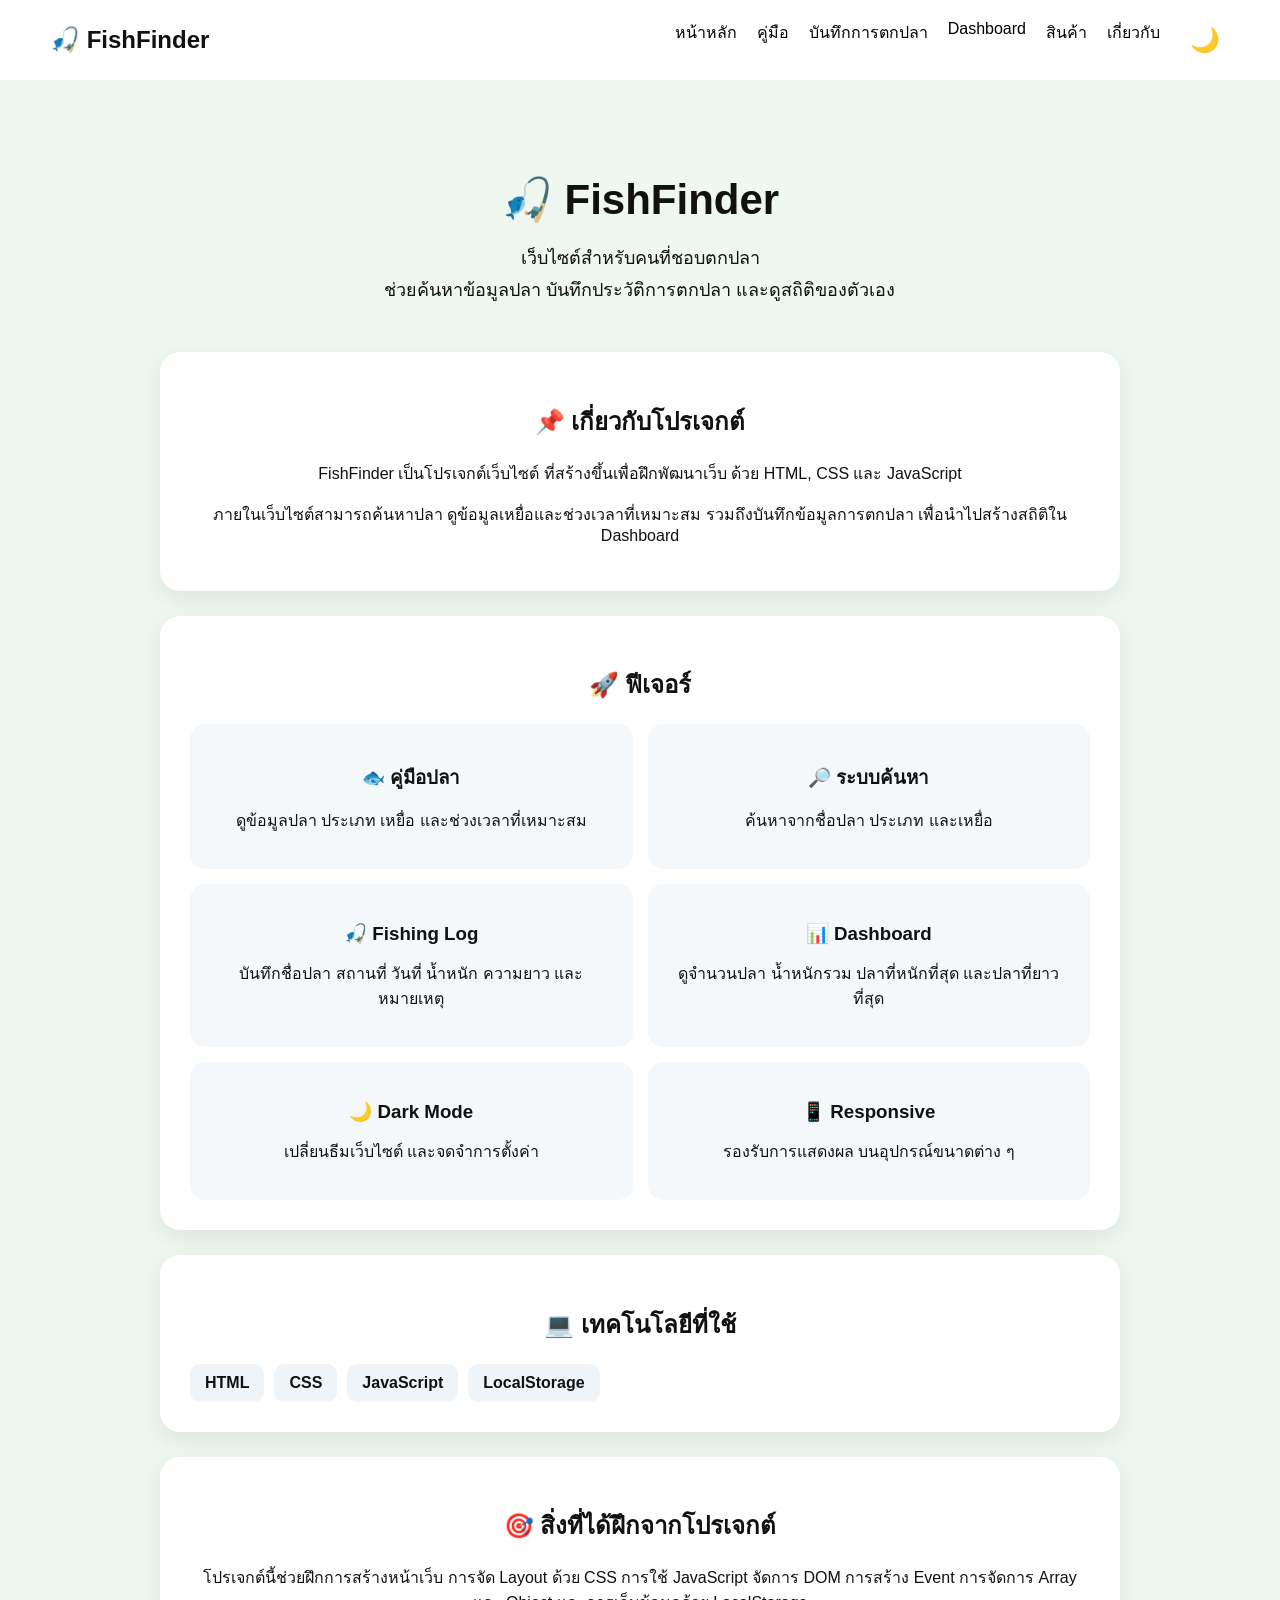
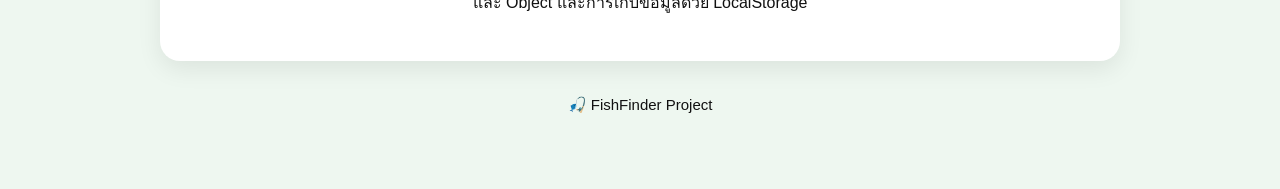
<file: about.html>
<!DOCTYPE html>
<html lang="th">

<head>

    <meta charset="UTF-8">

    <meta name="viewport" content="width=device-width, initial-scale=1.0">

    <title>About - FishFinder</title>

    <link rel="stylesheet" href="css/style.css">

    <style>
        .about-page {
            max-width: 1000px;
            margin: 0 auto;
            padding: 60px 20px;
        }

        .about-hero {
            text-align: center;
            margin-bottom: 45px;
        }

        .about-hero h1 {
            font-size: 42px;
            margin-bottom: 15px;
        }

        .about-hero p {
            font-size: 18px;
            line-height: 1.8;
        }

        .about-section {
            background: white;
            border-radius: 20px;
            padding: 30px;
            margin-bottom: 25px;
            box-shadow:
                0 8px 25px rgba(0, 0, 0, 0.08);
        }

        .about-section h2 {
            margin-bottom: 20px;
        }

        .feature-grid {
            display: grid;
            grid-template-columns:
                repeat(2, 1fr);
            gap: 15px;
        }

        .feature-card {
            padding: 20px;
            background: #f5f8fa;
            border-radius: 15px;
        }

        .feature-card h3 {
            margin-bottom: 8px;
        }

        .tech-list {
            display: flex;
            flex-wrap: wrap;
            gap: 10px;
        }

        .tech-item {
            padding: 10px 15px;
            background: #eef4f8;
            border-radius: 10px;
            font-weight: 600;
        }

        .about-credit {
            text-align: center;
            margin-top: 35px;
            font-size: 15px;
        }


        /* Dark Mode */

        body.dark-mode .about-section {
            background: #1e1e1e;
            color: white;
        }

        body.dark-mode .feature-card {
            background: #292929;
        }

        body.dark-mode .tech-item {
            background: #292929;
            color: white;
        }


        /* Mobile */

        @media (max-width: 768px) {

            .about-page {
                padding: 40px 15px;
            }

            .about-hero h1 {
                font-size: 32px;
            }

            .feature-grid {
                grid-template-columns: 1fr;
            }

        }
    </style>

</head>


<body>

    <!-- Header -->

    <header>

        <h2>
            🎣 FishFinder
        </h2>

        <nav>

            <a href="index.html">
                หน้าหลัก
            </a>

            <a href="fish.html">
                คู่มือ
            </a>

            <a href="log.html">
                บันทึกการตกปลา
            </a>

            <a href="dashboard.html">
                Dashboard
            </a>

            <a href="equipment.html">
                สินค้า
            </a>

            <a href="about.html">
                เกี่ยวกับ
            </a>

            <button id="themeToggle" class="theme-toggle">
                🌙
            </button>

        </nav>

    </header>


    <!-- About -->

    <main class="about-page">


        <section class="about-hero">

            <h1>
                🎣 FishFinder
            </h1>

            <p>
                เว็บไซต์สำหรับคนที่ชอบตกปลา
                <br>
                ช่วยค้นหาข้อมูลปลา
                บันทึกประวัติการตกปลา
                และดูสถิติของตัวเอง
            </p>

        </section>


        <!-- Project -->

        <section class="about-section">

            <h2>
                📌 เกี่ยวกับโปรเจกต์
            </h2>

            <p>
                FishFinder เป็นโปรเจกต์เว็บไซต์
                ที่สร้างขึ้นเพื่อฝึกพัฒนาเว็บ
                ด้วย HTML, CSS และ JavaScript
            </p>

            <p>
                ภายในเว็บไซต์สามารถค้นหาปลา
                ดูข้อมูลเหยื่อและช่วงเวลาที่เหมาะสม
                รวมถึงบันทึกข้อมูลการตกปลา
                เพื่อนำไปสร้างสถิติใน Dashboard
            </p>

        </section>


        <!-- Features -->

        <section class="about-section">

            <h2>
                🚀 ฟีเจอร์
            </h2>


            <div class="feature-grid">


                <div class="feature-card">

                    <h3>
                        🐟 คู่มือปลา
                    </h3>

                    <p>
                        ดูข้อมูลปลา
                        ประเภท เหยื่อ
                        และช่วงเวลาที่เหมาะสม
                    </p>

                </div>


                <div class="feature-card">

                    <h3>
                        🔎 ระบบค้นหา
                    </h3>

                    <p>
                        ค้นหาจากชื่อปลา
                        ประเภท และเหยื่อ
                    </p>

                </div>


                <div class="feature-card">

                    <h3>
                        🎣 Fishing Log
                    </h3>

                    <p>
                        บันทึกชื่อปลา
                        สถานที่ วันที่
                        น้ำหนัก ความยาว
                        และหมายเหตุ
                    </p>

                </div>


                <div class="feature-card">

                    <h3>
                        📊 Dashboard
                    </h3>

                    <p>
                        ดูจำนวนปลา
                        น้ำหนักรวม
                        ปลาที่หนักที่สุด
                        และปลาที่ยาวที่สุด
                    </p>

                </div>


                <div class="feature-card">

                    <h3>
                        🌙 Dark Mode
                    </h3>

                    <p>
                        เปลี่ยนธีมเว็บไซต์
                        และจดจำการตั้งค่า
                    </p>

                </div>


                <div class="feature-card">

                    <h3>
                        📱 Responsive
                    </h3>

                    <p>
                        รองรับการแสดงผล
                        บนอุปกรณ์ขนาดต่าง ๆ
                    </p>

                </div>


            </div>

        </section>


        <!-- Technology -->

        <section class="about-section">

            <h2>
                💻 เทคโนโลยีที่ใช้
            </h2>


            <div class="tech-list">

                <span class="tech-item">
                    HTML
                </span>

                <span class="tech-item">
                    CSS
                </span>

                <span class="tech-item">
                    JavaScript
                </span>

                <span class="tech-item">
                    LocalStorage
                </span>

            </div>

        </section>


        <!-- Learning -->

        <section class="about-section">

            <h2>
                🎯 สิ่งที่ได้ฝึกจากโปรเจกต์
            </h2>

            <p>
                โปรเจกต์นี้ช่วยฝึกการสร้างหน้าเว็บ
                การจัด Layout ด้วย CSS
                การใช้ JavaScript จัดการ DOM
                การสร้าง Event
                การจัดการ Array และ Object
                และการเก็บข้อมูลด้วย LocalStorage
            </p>

        </section>


        <p class="about-credit">
            🎣 FishFinder Project
        </p>


    </main>


    <script src="js/main.js"></script>
    <script src="js/analytics.js"></script>
    <script src="js/menu-analytics.js"></script>
</body>

</html>
</file>
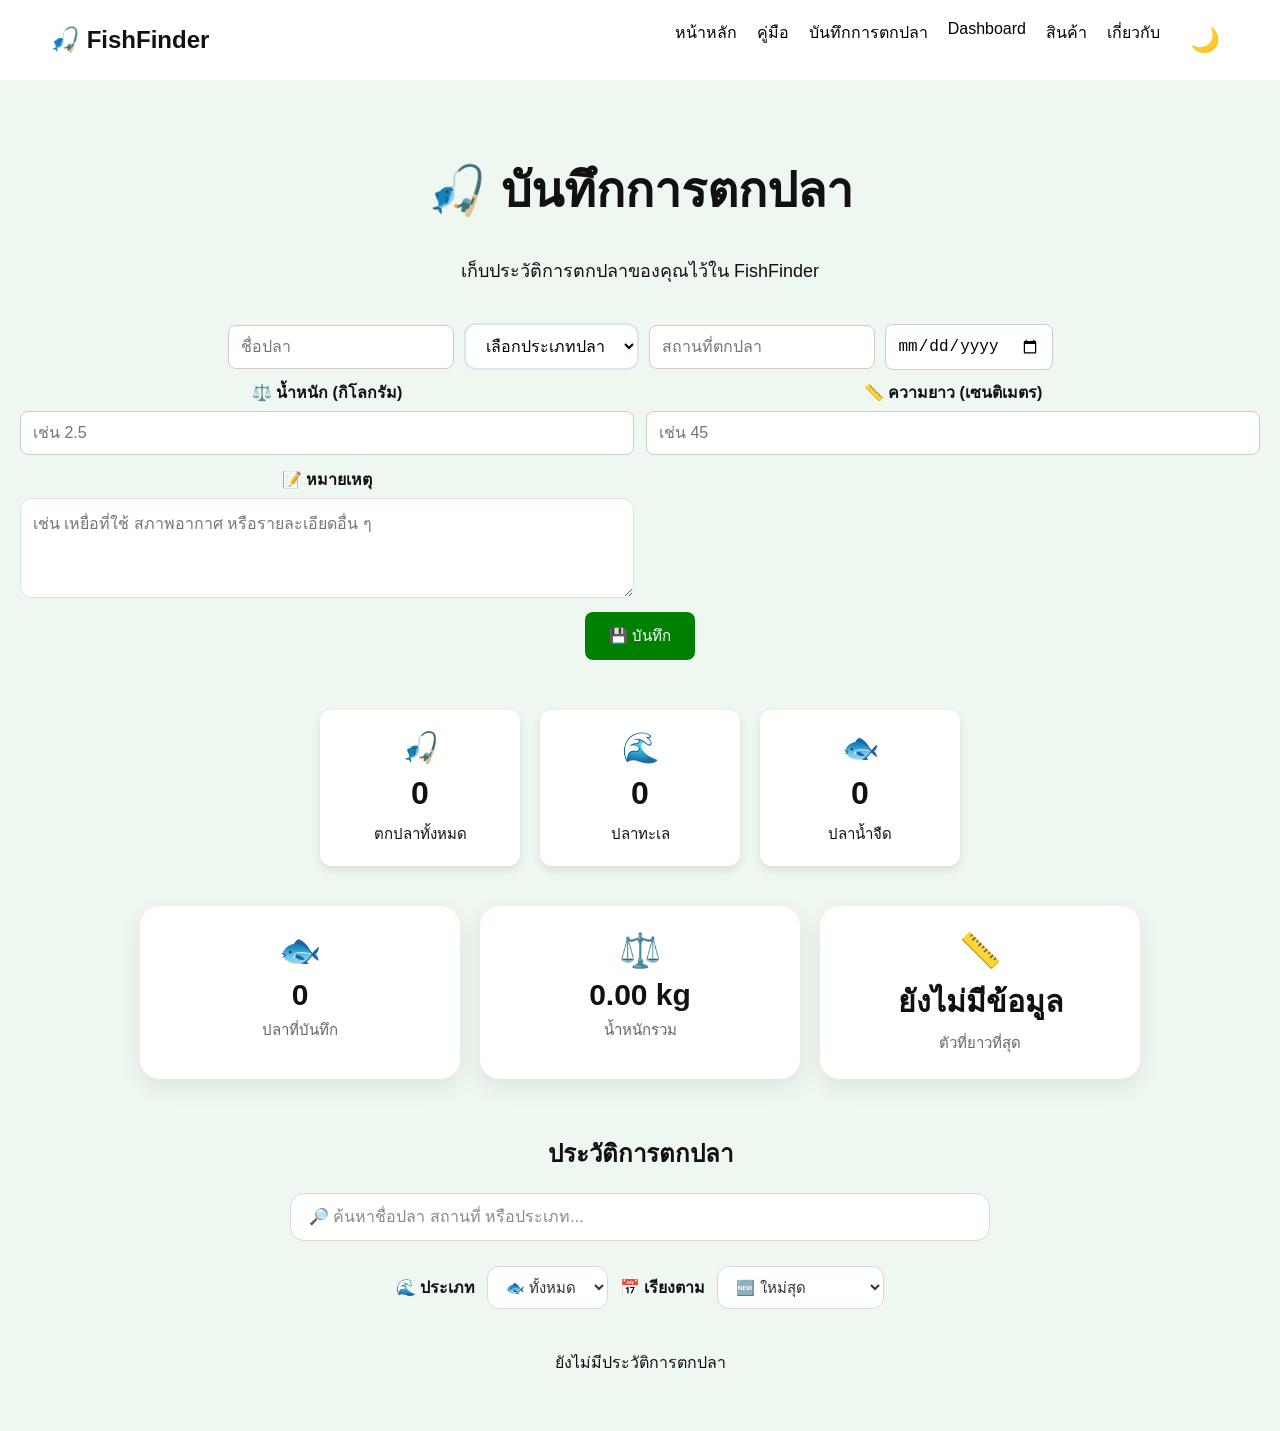
<file: log.html>
<!DOCTYPE html>
<html lang="th">

<head>
    <meta charset="UTF-8">
    <meta name="viewport" content="width=device-width, initial-scale=1.0">
    <title>Fishing Log - FishFinder</title>
    <link rel="stylesheet" href="css/style.css">

    <style>
        .log-form textarea,
        .edit-form textarea {
            width: 100%;
            min-height: 100px;
            padding: 12px;
            border: 1px solid #d8e2e8;
            border-radius: 12px;
            font-size: 16px;
            font-family: inherit;
            resize: vertical;
            box-sizing: border-box;
        }

        .log-form input[type="number"],
        .edit-form input[type="number"] {
            width: 100%;
            box-sizing: border-box;
        }

        .log-extra-fields,
        .edit-extra-fields {
            display: grid;
            grid-template-columns: repeat(2, 1fr);
            gap: 12px;
            width: 100%;
        }

        .log-extra-fields textarea,
        .edit-extra-fields textarea {
            grid-column: 1 / -1;
        }

        .field-label {
            display: block;
            margin-bottom: 6px;
            font-weight: 600;
        }

        @media (max-width: 768px) {

            .log-extra-fields,
            .edit-extra-fields {
                grid-template-columns: 1fr;
            }

            .log-extra-fields textarea,
            .edit-extra-fields textarea {
                grid-column: auto;
            }
        }
    </style>
</head>

<body>

    <header>
        <h2>🎣 FishFinder</h2>
        <nav>
            <a href="index.html">หน้าหลัก</a>
            <a href="fish.html">คู่มือ</a>
            <a href="log.html">บันทึกการตกปลา</a>
            <a href="dashboard.html">Dashboard</a>
            <a href="equipment.html">สินค้า</a>
            <a href="about.html">เกี่ยวกับ</a>
            <button id="themeToggle" class="theme-toggle">
                🌙
            </button>
        </nav>
    </header>

    <main class="log-page">

        <h1>🎣 บันทึกการตกปลา</h1>
        <p>เก็บประวัติการตกปลาของคุณไว้ใน FishFinder</p>

        <!-- เพิ่มข้อมูล -->
        <div class="log-form">

            <input type="text" id="fishName" placeholder="ชื่อปลา">

            <select id="fishType">
                <option value="">เลือกประเภทปลา</option>
                <option value="ทะเล">🌊 ปลาทะเล</option>
                <option value="น้ำจืด">🐟 ปลาน้ำจืด</option>
            </select>

            <input type="text" id="location" placeholder="สถานที่ตกปลา">

            <input type="date" id="fishingDate">

            <div class="log-extra-fields">

                <div>
                    <label class="field-label" for="fishWeight">
                        ⚖️ น้ำหนัก (กิโลกรัม)
                    </label>
                    <input type="number" id="fishWeight" placeholder="เช่น 2.5" min="0" step="0.01">
                </div>

                <div>
                    <label class="field-label" for="fishLength">
                        📏 ความยาว (เซนติเมตร)
                    </label>
                    <input type="number" id="fishLength" placeholder="เช่น 45" min="0" step="0.1">
                </div>

                <div>
                    <label class="field-label" for="fishNote">
                        📝 หมายเหตุ
                    </label>
                    <textarea id="fishNote" placeholder="เช่น เหยื่อที่ใช้ สภาพอากาศ หรือรายละเอียดอื่น ๆ"></textarea>
                </div>

            </div>

            <button id="saveLog">
                💾 บันทึก
            </button>

        </div>

        <!-- ฟอร์มแก้ไข -->
        <div class="edit-form" id="editForm">

            <h2>✏️ แก้ไขข้อมูล</h2>

            <input type="text" id="editFishName" placeholder="ชื่อปลา">

            <select id="editFishType">
                <option value="">เลือกประเภทปลา</option>
                <option value="ทะเล">🌊 ปลาทะเล</option>
                <option value="น้ำจืด">🐟 ปลาน้ำจืด</option>
            </select>

            <input type="text" id="editLocation" placeholder="สถานที่ตกปลา">

            <input type="date" id="editFishingDate">

            <div class="edit-extra-fields">

                <div>
                    <label class="field-label" for="editFishWeight">
                        ⚖️ น้ำหนัก (กิโลกรัม)
                    </label>
                    <input type="number" id="editFishWeight" placeholder="เช่น 2.5" min="0" step="0.01">
                </div>

                <div>
                    <label class="field-label" for="editFishLength">
                        📏 ความยาว (เซนติเมตร)
                    </label>
                    <input type="number" id="editFishLength" placeholder="เช่น 45" min="0" step="0.1">
                </div>

                <div>
                    <label class="field-label" for="editFishNote">
                        📝 หมายเหตุ
                    </label>
                    <textarea id="editFishNote" placeholder="แก้ไขหมายเหตุ"></textarea>
                </div>

            </div>

            <div class="edit-buttons">
                <button id="updateLog">
                    💾 บันทึกการแก้ไข
                </button>
                <button id="cancelEdit">
                    ❌ ยกเลิก
                </button>
            </div>

        </div>

        <!-- Statistics -->
        <section class="stats">

            <div class="stat-card">
                <h3>🎣</h3>
                <p id="totalFish">0</p>
                <span>ตกปลาทั้งหมด</span>
            </div>

            <div class="stat-card">
                <h3>🌊</h3>
                <p id="seaFish">0</p>
                <span>ปลาทะเล</span>
            </div>

            <div class="stat-card">
                <h3>🐟</h3>
                <p id="freshwaterFish">0</p>
                <span>ปลาน้ำจืด</span>
            </div>

        </section>
        <!-- ========================================
     Log Statistics
======================================== -->

        <div class="log-summary">

            <div class="log-summary-card">

                <div class="log-summary-icon">
                    🐟
                </div>

                <div class="log-summary-value" id="logTotalCount">
                    0
                </div>

                <div class="log-summary-label">
                    ปลาที่บันทึก
                </div>

            </div>


            <div class="log-summary-card">

                <div class="log-summary-icon">
                    ⚖️
                </div>

                <div class="log-summary-value" id="logTotalWeight">
                    0.00 kg
                </div>

                <div class="log-summary-label">
                    น้ำหนักรวม
                </div>

            </div>


            <div class="log-summary-card">

                <div class="log-summary-icon">
                    📏
                </div>

                <div class="log-summary-value" id="logLongestFish">
                    ยังไม่มีข้อมูล
                </div>

                <div class="log-summary-label">
                    ตัวที่ยาวที่สุด
                </div>

            </div>

        </div>

        <h2>ประวัติการตกปลา</h2>
        <!-- ค้นหาประวัติ -->
        <div class="log-search-box">

            <input type="text" id="logSearchInput" placeholder="🔎 ค้นหาชื่อปลา สถานที่ หรือประเภท...">

        </div>
        <div class="log-filter-box">

            <label for="logTypeFilter">
                🌊 ประเภท
            </label>

            <select id="logTypeFilter">

                <option value="all">
                    🐟 ทั้งหมด
                </option>

                <option value="ทะเล">
                    🌊 ทะเล
                </option>

                <option value="น้ำจืด">
                    💧 น้ำจืด
                </option>

            </select>


            <label for="logSort">
                📅 เรียงตาม
            </label>

            <select id="logSort">

                <option value="newest">
                    🆕 ใหม่สุด
                </option>

                <option value="oldest">
                    📅 เก่าสุด
                </option>

                <option value="weight">
                    ⚖️ น้ำหนักมากสุด
                </option>

                <option value="length">
                    📏 ตัวใหญ่สุด
                </option>

            </select>

        </div>

        <div id="logList"></div>

    </main>

    <script src="js/main.js"></script>
    <script src="js/analytics.js"></script>
    <script src="js/menu-analytics.js"></script>
</body>

</html>
</file>
<file: css/style.css>
/* ========================================
   Reset
======================================== */

* {
    box-sizing: border-box;
}


body {

    margin: 0;

    padding: 0;

    font-family: Arial, sans-serif;

    background-color: #eef7f0;

    color: #111;

}


/* ========================================
   Header
======================================== */

header {

    display: flex;

    justify-content: space-between;

    align-items: center;

    padding: 20px 50px;

    background-color: white;

}


header h2 {

    margin: 0;

}


nav {

    display: flex;

    gap: 20px;

}


nav a {

    text-decoration: none;

    color: black;

}


nav a:hover {

    color: green;

}


/* ========================================
   Main
======================================== */

main {

    min-height: 70vh;

    padding: 40px 20px;

    text-align: center;

}


main h1 {

    font-size: 48px;

    margin-bottom: 10px;

}


main>p {

    font-size: 18px;

}


/* ========================================
   Home
======================================== */

.home {

    display: flex;

    flex-direction: column;

    justify-content: center;

    align-items: center;

    min-height: 75vh;

}


/* ========================================
   Button
======================================== */

button {

    background-color: green;

    color: white;

    border: none;

    padding: 12px 24px;

    border-radius: 8px;

    cursor: pointer;

    font-size: 15px;

}


button:hover {

    background-color: darkgreen;

}


/* ========================================
   Search
======================================== */

.search-box {

    display: flex;

    gap: 10px;

    margin-top: 20px;

}


.search-box input {

    width: 300px;

    padding: 12px;

    border: 1px solid #ccc;

    border-radius: 8px;

    font-size: 16px;

}


/* ========================================
   Fish Filter
======================================== */

.filter-box {

    margin: 20px 0 30px;

}


.filter-box select {

    padding: 10px;

    border: 1px solid #ccc;

    border-radius: 8px;

    font-size: 16px;

    background-color: white;

}


/* ========================================
   Fish List
======================================== */

.fish-list {

    display: grid;

    grid-template-columns:
        repeat(3, 1fr);

    gap: 20px;

    width: 90%;

    max-width: 1000px;

    margin: 0 auto;

}


/* ========================================
   Fish Card
======================================== */

.fish-card {

    background-color: white;

    padding: 20px;

    border-radius: 12px;

    box-shadow:
        0 4px 10px rgba(0, 0, 0, 0.1);

    cursor: pointer;

    transition:
        transform 0.2s,
        box-shadow 0.2s;

}


.fish-card:hover {

    transform: translateY(-5px);

    box-shadow:
        0 8px 18px rgba(0, 0, 0, 0.15);

}


.fish-card img {

    width: 100%;

    height: 180px;

    object-fit: cover;

    border-radius: 8px;

}


.fish-card h2 {

    margin-top: 15px;

}


.fish-card p {

    font-size: 16px;

}


/* ========================================
   No Result
======================================== */

#noResult {

    display: none;

    color: red;

    font-size: 20px;

}


/* ========================================
   Fish Modal
======================================== */

.fish-modal {

    display: none;

    position: fixed;

    top: 0;

    left: 0;

    width: 100%;

    height: 100%;

    background-color:
        rgba(0, 0, 0, 0.6);

    justify-content: center;

    align-items: center;

    padding: 20px;

    z-index: 1000;

}


.fish-modal-content {

    position: relative;

    background-color: white;

    width: 90%;

    max-width: 500px;

    padding: 30px;

    border-radius: 16px;

    text-align: center;

    box-shadow:
        0 10px 30px rgba(0, 0, 0, 0.3);

    animation:
        modalShow 0.2s ease;

}


.fish-modal-content img {

    width: 100%;

    height: 250px;

    object-fit: cover;

    border-radius: 12px;

}


.fish-modal-content h2 {

    font-size: 30px;

}


.fish-modal-content p {

    text-align: left;

    font-size: 17px;

}


.modal-close {

    position: absolute;

    top: 10px;

    right: 10px;

    width: 40px;

    height: 40px;

    padding: 0;

    border-radius: 50%;

    background-color: #d32f2f;

}


.modal-close:hover {

    background-color: #b71c1c;

}


.modal-close-button {

    margin-top: 15px;

    background-color: #555;

}


.modal-close-button:hover {

    background-color: #333;

}


@keyframes modalShow {

    from {

        opacity: 0;

        transform: scale(0.9);

    }

    to {

        opacity: 1;

        transform: scale(1);

    }

}


/* ========================================
   Log Form
======================================== */

.log-page {

    display: flex;

    flex-direction: column;

    align-items: center;

}


.log-form {

    display: flex;

    gap: 10px;

    justify-content: center;

    align-items: center;

    flex-wrap: wrap;

    margin: 20px auto 30px;

}


.log-form input,
.log-form select {

    padding: 12px;

    border: 1px solid #ccc;

    border-radius: 8px;

    font-size: 16px;

    background-color: white;

}


/* ========================================
   Edit Form
======================================== */

.edit-form {

    display: none;

    background-color: white;

    width: 90%;

    max-width: 750px;

    padding: 25px;

    margin: 10px auto 30px;

    border-radius: 12px;

    box-shadow:
        0 4px 10px rgba(0, 0, 0, 0.1);

}


.edit-form h2 {

    margin-top: 0;

}


.edit-form input,
.edit-form select {

    padding: 12px;

    margin: 5px;

    border: 1px solid #ccc;

    border-radius: 8px;

    font-size: 16px;

    background-color: white;

}


.edit-buttons {

    margin-top: 10px;

}


.edit-buttons button {

    margin: 5px;

}


#cancelEdit {

    background-color: #777;

}


#cancelEdit:hover {

    background-color: #555;

}


/* ========================================
   Statistics
======================================== */

.stats {

    display: flex;

    justify-content: center;

    gap: 20px;

    flex-wrap: wrap;

    width: 100%;

    margin: 20px auto 40px;

}


.stat-card {

    background-color: white;

    width: 200px;

    padding: 20px;

    border-radius: 12px;

    text-align: center;

    box-shadow:
        0 4px 10px rgba(0, 0, 0, 0.1);

}


.stat-card h3 {

    font-size: 30px;

    margin: 0;

}


.stat-card p {

    font-size: 32px;

    font-weight: bold;

    margin: 10px 0;

}


.stat-card span {

    font-size: 15px;

}


/* ========================================
   Log Item
======================================== */

#logList {

    width: 100%;

}


.log-item {

    background-color: white;

    width: 300px;

    padding: 20px;

    margin: 15px auto;

    border-radius: 12px;

    box-shadow:
        0 4px 10px rgba(0, 0, 0, 0.1);

}


.log-item h3 {

    margin-top: 0;

    font-size: 22px;

}


.log-item p {

    font-size: 16px;

    text-align: left;

}


/* ========================================
   Edit Button
======================================== */

.edit-btn {

    background-color: orange;

    padding: 10px 18px;

    margin-right: 5px;

}


.edit-btn:hover {

    background-color: darkorange;

}


/* ========================================
   Delete Button
======================================== */

.delete-btn {

    background-color: #d32f2f;

    padding: 10px 18px;

}


.delete-btn:hover {

    background-color: #b71c1c;

}


/* ========================================
   Dashboard
======================================== */

.dashboard {

    display: flex;

    flex-direction: column;

    align-items: center;

}


.dashboard-stats {

    display: flex;

    justify-content: center;

    gap: 20px;

    flex-wrap: wrap;

    width: 100%;

    max-width: 1000px;

    margin: 20px auto 40px;

}


/* ========================================
   Chart
======================================== */

.chart-box {

    display: block;

    width: 90%;

    max-width: 800px;

    background-color: white;

    padding: 30px;

    border-radius: 12px;

    box-shadow:
        0 4px 10px rgba(0, 0, 0, 0.1);

    margin-bottom: 30px;

}


.chart-box h2 {

    margin-top: 0;

}


.bar-chart {

    width: 100%;

}


.bar-item {

    display: flex;

    align-items: center;

    gap: 10px;

    margin: 20px 0;

}


.bar-label {

    width: 120px;

    text-align: left;

    font-weight: bold;

}


.bar-background {

    flex: 1;

    height: 30px;

    background-color: #e5e5e5;

    border-radius: 15px;

    overflow: hidden;

}


.bar {

    height: 100%;

    width: 0%;

    border-radius: 15px;

    transition: width 0.5s;

}


.sea-bar {

    background-color: #2196f3;

}


.freshwater-bar {

    background-color: #4caf50;

}


.bar-item>span {

    width: 30px;

    font-weight: bold;

}


/* ========================================
   Favorite Fish
======================================== */

.favorite-box {

    display: block;

    width: 90%;

    max-width: 800px;

    background-color: white;

    padding: 30px;

    border-radius: 12px;

    box-shadow:
        0 4px 10px rgba(0, 0, 0, 0.1);

}


.favorite-box h2 {

    margin-top: 0;

}


.favorite-fish {

    font-size: 28px;

    font-weight: bold;

    padding: 20px;

}


/* ========================================
   Responsive
======================================== */

@media (max-width: 800px) {

    header {

        flex-direction: column;

        gap: 15px;

        padding: 20px;

    }


    nav {

        flex-wrap: wrap;

        justify-content: center;

    }


    main h1 {

        font-size: 36px;

    }


    .fish-list {

        grid-template-columns:
            repeat(2, 1fr);

    }

}


@media (max-width: 550px) {

    .fish-list {

        grid-template-columns: 1fr;

    }


    .search-box {

        flex-direction: column;

    }


    .search-box input {

        width: 250px;

    }


    .bar-item {

        flex-wrap: wrap;

    }


    .bar-label {

        width: 100%;

    }

    .hero-buttons {
        flex-direction: column;
        align-items: center;
    }

    .hero-button {
        width: min(100%, 300px);
        box-sizing: border-box;
    }

    .footer-links {
        flex-direction: column;
        gap: 10px;
    }

    .fish-page {
        padding: 35px 15px;
    }

    .fish-hero h1 {
        font-size: 34px;
    }

    .fish-hero-icon {
        font-size: 50px;
    }

    .filter-box {
        flex-direction: column;
        align-items: stretch;
    }

    .filter-box label {
        margin-top: 5px;
    }

    .filter-box input,
    .filter-box select {
        width: 100%;
        box-sizing: border-box;
    }
}

/* ========================================
   Modal Buttons
======================================== */

.modal-buttons {

    display: flex;

    justify-content: center;

    gap: 10px;

    margin-top: 20px;

    flex-wrap: wrap;

}


.save-fish-button {

    background-color: green;

}


.save-fish-button:hover {

    background-color: darkgreen;

}


.modal-close-button {

    margin-top: 0;

}

/* ========================================
   Responsive สำหรับมือถือ
   ======================================== */

@media (max-width: 768px) {

    /* Header */
    header {
        padding: 15px;
        flex-direction: column;
        gap: 10px;
    }

    header h1 {
        font-size: 24px;
    }

    nav {
        display: flex;
        flex-wrap: wrap;
        justify-content: center;
        gap: 8px;
    }

    nav a {
        font-size: 14px;
    }


    /* หน้าหลัก */
    .home {
        padding: 60px 20px;
    }

    .home h1 {
        font-size: 32px;
    }

    .home p {
        font-size: 16px;
    }


    /* ช่องค้นหา */
    .search-box {
        flex-direction: column;
        width: 100%;
    }

    .search-box input {
        width: 100%;
        box-sizing: border-box;
    }

    .search-box button {
        width: 100%;
    }


    /* รายการปลา */
    .fish-list {
        grid-template-columns: 1fr;
        padding: 15px;
    }


    /* การ์ดปลา */
    .fish-card {
        width: 100%;
    }


    /* Filter */
    .filter-box {
        padding: 15px;
        margin: 15px;
    }

    .filter-box select {
        width: 100%;
    }


    /* Modal */
    .fish-modal-content {
        width: 90%;
        max-height: 90vh;
        overflow-y: auto;
        padding: 20px;
    }

    .fish-modal-content img {
        width: 100%;
        height: auto;
    }


    /* ปุ่มใน Modal */
    .modal-buttons {
        flex-direction: column;
        gap: 10px;
    }

    .modal-buttons button {
        width: 100%;
    }


    /* ฟอร์มบันทึก */
    .log-form {
        width: auto;
        margin: 15px;
    }

    .log-form input,
    .log-form select,
    .log-form button {
        width: 100%;
        box-sizing: border-box;
    }


    /* สถิติ */
    .stats {
        grid-template-columns: 1fr;
        margin: 15px;
    }


    /* รายการประวัติ */
    #logList {
        margin: 15px;
    }

    .log-item {
        padding: 15px;
    }


    /* ฟอร์มแก้ไข */
    .edit-form {
        margin: 15px;
    }

    .edit-form input,
    .edit-form select {
        width: 100%;
        box-sizing: border-box;
    }

    .edit-buttons {
        flex-direction: column;
    }

    .edit-buttons button {
        width: 100%;
    }


    /* Dashboard */
    .dashboard {
        padding: 15px;
    }

    .dashboard-stats {
        grid-template-columns: 1fr;
    }

    .fish-list {
        grid-template-columns: 1fr;
    }

    .fish-card .fish-photo {
        height: 230px;
    }

    @media (min-width: 769px) and (max-width: 1000px) {
        .fish-list {
            grid-template-columns: repeat(2, minmax(0, 1fr));
        }
    }

    @media (max-width: 768px) {
        .fish-list {
            grid-template-columns: 1fr;
        }

        .fish-card img {
            height: 230px;
        }

        @media (min-width: 769px) and (max-width: 1000px) {
            .fish-list {
                grid-template-columns: repeat(2, minmax(0, 1fr));
            }
        }
    }

    @media (max-width: 768px) {
        .fish-card::after {
            display: none;
        }
    }

    @media (max-width: 768px) {
        .fish-list.list-view .fish-card {
            grid-template-columns: 1fr;
        }

        .fish-list.list-view .fish-card img {
            width: 100%;
            height: 220px;
        }
    }
}

/* ========================================
   FishFinder - ปรับแต่งการ์ดปลา
   ======================================== */

.fish-card {
    background: #ffffff;
    border-radius: 20px;
    padding: 18px;
    box-shadow: 0 8px 25px rgba(0, 0, 0, 0.08);
    transition: transform 0.25s ease,
        box-shadow 0.25s ease;
    cursor: pointer;
    overflow: hidden;
    border: 1px solid rgba(0, 0, 0, 0.05);
}

/* เอฟเฟกต์ตอนเอาเมาส์ชี้ */
.fish-card:hover {
    transform: translateY(-8px);
    box-shadow: 0 15px 35px rgba(0, 0, 0, 0.14);
}

/* รูปปลา */
.fish-card .fish-photo {
    width: 100%;
    height: 220px;
    object-fit: cover;
    display: block;
    border-radius: 16px;
    margin-bottom: 16px;
    transition: transform 0.3s ease;
}

/* ซูมรูปเล็กน้อยตอน Hover */
.fish-card:hover .fish-photo {
    transform: scale(1.03);
}

/* ชื่อปลา */
.fish-card h2 {
    font-size: 24px;
    margin: 8px 0 14px;
    font-weight: 700;
}

/* ข้อมูลปลา */
.fish-card p {
    margin: 8px 0;
    line-height: 1.6;
    color: #444;
}

/* ให้ข้อมูลบรรทัดแรกเด่น */
.fish-card p:first-of-type {
    font-weight: 600;
}

/* ========================================
   ช่องค้นหา
   ======================================== */

#fishSearchInput {
    width: 280px;
    padding: 12px 16px;
    border: 2px solid #dbe7ef;
    border-radius: 12px;
    font-size: 16px;
    outline: none;
    transition: border-color 0.2s ease,
        box-shadow 0.2s ease;
}

#fishSearchInput:focus {
    border-color: #2196f3;
    box-shadow: 0 0 0 4px rgba(33, 150, 243, 0.12);
}

/* Dropdown */
#fishType {
    padding: 12px 16px;
    border: 2px solid #dbe7ef;
    border-radius: 12px;
    font-size: 16px;
    background: white;
    cursor: pointer;
    outline: none;
}

#fishType:focus {
    border-color: #2196f3;
}

/* ========================================
   Filter Box
   ======================================== */

.filter-box {
    display: flex;
    align-items: center;
    justify-content: center;
    gap: 12px;
    flex-wrap: wrap;
    margin: 25px auto;
}

/* ========================================
   Responsive
   ======================================== */

@media (max-width: 768px) {

    #fishSearchInput {
        width: 100%;
    }

    #fishType {
        width: 100%;
    }

    .filter-box {
        padding: 0 20px;
    }

    .fish-card {
        padding: 14px;
    }

    .fish-card .fish-photo {
        height: 200px;
    }

    .fish-card h2 {
        font-size: 21px;
    }

}

/* ========================================
   FishFinder - Modal รายละเอียดปลา
   ======================================== */

.fish-modal-content {
    width: min(520px, 92%);
    max-height: 90vh;
    overflow-y: auto;
    background: white;
    border-radius: 24px;
    padding: 24px;
    box-shadow: 0 20px 60px rgba(0, 0, 0, 0.25);
    animation: modalShow 0.25s ease;
}

@keyframes modalShow {
    from {
        opacity: 0;
        transform: translateY(20px) scale(0.96);
    }

    to {
        opacity: 1;
        transform: translateY(0) scale(1);
    }
}

/* รูปใน Modal */
#modalImage {
    width: 100%;
    height: 300px;
    object-fit: cover;
    border-radius: 18px;
    margin-bottom: 20px;
}

/* ชื่อปลา */
#modalName {
    font-size: 30px;
    margin: 10px 0 18px;
}

/* รายละเอียด */
#modalType,
#modalBait,
#modalTime {
    font-size: 17px;
    margin: 12px 0;
    line-height: 1.6;
}

/* ปุ่มปิด X */
.modal-close {
    width: 40px;
    height: 40px;
    border: none;
    border-radius: 50%;
    background: #ef4444;
    color: white;
    font-size: 20px;
    cursor: pointer;
    transition: transform 0.2s ease;
}

.modal-close:hover {
    transform: rotate(90deg);
}

/* กลุ่มปุ่ม */
.modal-buttons {
    display: flex;
    gap: 12px;
    margin-top: 24px;
}

.modal-buttons button {
    flex: 1;
    padding: 14px;
    border: none;
    border-radius: 12px;
    font-size: 16px;
    cursor: pointer;
}

/* ปุ่มบันทึก */
.save-fish-button {
    background: #16a34a;
    color: white;
}

.save-fish-button:hover {
    filter: brightness(0.92);
}

/* ปุ่มปิด */
.modal-close-button {
    background: #555;
    color: white;
}

.modal-close-button:hover {
    background: #333;
}

/* มือถือ */
@media (max-width: 768px) {

    .fish-modal-content {
        width: 92%;
        padding: 18px;
    }

    #modalImage {
        height: 220px;
    }

    #modalName {
        font-size: 24px;
    }

    .modal-buttons {
        flex-direction: column;
    }

}

/* ========================================
   Dashboard - การ์ดสถิติ
   ======================================== */

.dashboard-stats {
    display: grid;
    grid-template-columns: repeat(3, 1fr);
    gap: 20px;
    align-items: stretch;
}

.dashboard-stats .stat-card {
    min-height: 170px;
    display: flex;
    flex-direction: column;
    justify-content: center;
    align-items: center;
    text-align: center;
    padding: 25px;
    box-sizing: border-box;
}

.dashboard-stats .stat-card p {
    font-size: 30px;
    line-height: 1.2;
    margin: 12px 0;
    word-break: break-word;
}

/* การ์ดแถวที่สอง */
.dashboard-stats+.dashboard-stats {
    margin-top: 20px;
}

/* มือถือ */
@media (max-width: 768px) {

    .dashboard-stats {
        grid-template-columns: 1fr;
    }

}

/* ========================================
   Top 5 Fish
   ======================================== */

.top-fish-box {
    background: #ffffff;
    border-radius: 20px;
    padding: 25px;
    margin-top: 25px;
    box-shadow: 0 8px 25px rgba(0, 0, 0, 0.08);
}

.top-fish-box h2 {
    text-align: center;
    margin-bottom: 20px;
}

.top-fish-item {
    display: grid;
    grid-template-columns: 50px 1fr auto;
    align-items: center;
    gap: 12px;

    padding: 15px 18px;
    margin: 10px 0;

    background: #f5f8fa;
    border-radius: 14px;
}

.top-fish-rank {
    font-size: 20px;
    font-weight: bold;
    text-align: center;
}

.top-fish-name {
    font-size: 17px;
    font-weight: 600;
}

.top-fish-count {
    font-weight: bold;
}

@media (max-width: 768px) {

    .top-fish-box {
        padding: 18px;
    }

    .top-fish-item {
        grid-template-columns: 40px 1fr auto;
        padding: 12px;
    }

    .top-fish-name {
        font-size: 15px;
    }

}

/* ========================================
   Dark Mode Button
   ======================================== */

.theme-toggle {
    border: none;
    background: transparent;
    font-size: 24px;
    cursor: pointer;
    padding: 6px 10px;
    border-radius: 10px;
    transition: transform 0.2s ease,
        background 0.2s ease;
}

.theme-toggle:hover {
    transform: scale(1.1);
    background: rgba(0, 0, 0, 0.08);
}


/* ========================================
   Dark Mode
   ======================================== */

body.dark-mode {
    background: #121212;
    color: #f5f5f5;
}


/* Header */

body.dark-mode header {
    background: #1e1e1e;
    color: #ffffff;
}

body.dark-mode header a {
    color: #ffffff;
}


/* กล่องและการ์ด */

body.dark-mode .fish-card,
body.dark-mode .stat-card,
body.dark-mode .chart-box,
body.dark-mode .favorite-box,
body.dark-mode .top-fish-box,
body.dark-mode .log-item,
body.dark-mode .edit-form {
    background: #1e1e1e;
    color: #ffffff;
}


/* ข้อความ */

body.dark-mode p,
body.dark-mode span,
body.dark-mode label {
    color: #dddddd;
}


/* Input / Select / Textarea */

body.dark-mode input,
body.dark-mode select,
body.dark-mode textarea {
    background: #2a2a2a;
    color: #ffffff;
    border-color: #444444;
}


/* Top Fish */

body.dark-mode .top-fish-item {
    background: #292929;
}


/* ปุ่ม Theme */

body.dark-mode .theme-toggle {
    color: #ffffff;
}

body.dark-mode .theme-toggle:hover {
    background: rgba(255, 255, 255, 0.1);
}

/* ========================================
   Dark Mode - ปรับส่วนที่เหลือ
   ======================================== */

/* หน้าหลัก */
body.dark-mode .home {
    background: #121212;
}

body.dark-mode .home h1,
body.dark-mode .home p {
    color: #ffffff;
}

/* กล่องค้นหา */
body.dark-mode .search-box input {
    background: #2a2a2a;
    color: #ffffff;
    border-color: #444444;
}

/* Fish Guide */
body.dark-mode .filter-box {
    color: #ffffff;
}

body.dark-mode .fish-card {
    background: #1e1e1e;
    color: #ffffff;
}

body.dark-mode .fish-card p {
    color: #dddddd;
}

/* Modal */
body.dark-mode .fish-modal-content {
    background: #1e1e1e;
    color: #ffffff;
}

body.dark-mode #modalName,
body.dark-mode #modalType,
body.dark-mode #modalBait,
body.dark-mode #modalTime {
    color: #ffffff;
}

/* Fishing Log */
body.dark-mode .log-page {
    background: #121212;
}

body.dark-mode .log-form,
body.dark-mode .edit-form,
body.dark-mode .log-item {
    background: #1e1e1e;
    color: #ffffff;
}

body.dark-mode .log-item p,
body.dark-mode .log-item span {
    color: #dddddd;
}

/* Dashboard */
body.dark-mode .dashboard {
    background: #121212;
}

body.dark-mode .chart-box,
body.dark-mode .favorite-box {
    background: #1e1e1e;
    color: #ffffff;
}

body.dark-mode .chart-box h2,
body.dark-mode .favorite-box h2 {
    color: #ffffff;
}

body.dark-mode .top-fish-box {
    background: #1e1e1e;
    color: #ffffff;
}

/* กราฟ */
body.dark-mode .bar-background {
    background: #3a3a3a;
}

/* ปุ่ม */
body.dark-mode button {
    color: #ffffff;
}

body.dark-mode .fish-card {
    background: #1e1e1e;
    color: #fff;
}

body.dark-mode .fish-card p {
    color: #ddd;
}

body.dark-mode .fish-badge {
    background: #263b2a;
    color: #8ee59b;
}

body.dark-mode .fish-card[data-type="ทะเล"] .fish-badge {
    background: #263746;
    color: #90caf9;
}

body.dark-mode .fish-card {
    background: #1e1e1e;
    color: #fff;
    border-color: #333;
}

body.dark-mode .fish-card p {
    color: #ddd;
}

body.dark-mode .fish-badge {
    background: #263b2a;
    color: #8ee59b;
}

body.dark-mode .fish-card[data-type="ทะเล"] .fish-badge {
    background: #263746;
    color: #90caf9;
}

body.dark-mode .fish-count {
    background: #263b2a;
    color: #8ee59b;
}

body.dark-mode .fish-card p {
    color: #ddd;
}

body.dark-mode .fish-card::after {
    background: rgba(22, 163, 74, 0.95);
}

body.dark-mode .fish-modal-content {
    background: #1e1e1e;
    color: white;
}

body.dark-mode #modalName,
body.dark-mode #modalType,
body.dark-mode #modalBait,
body.dark-mode #modalTime {
    color: white;
}

body.dark-mode .view-button {
    background: #1e1e1e;
    color: #fff;
    border-color: #444;
}

body.dark-mode .view-button.active {
    background: #168534;
    color: #fff;
    border-color: #168534;
}

/* ========================================
   Landing Page
   ======================================== */

.home {
    min-height: auto;
    padding: 70px 20px 50px;
    text-align: center;
}

.hero-content {
    max-width: 850px;
    margin: 0 auto;
}

.hero-icon {
    font-size: 70px;
    margin-bottom: 10px;
}

.hero-content h1 {
    font-size: 52px;
    margin: 0 0 10px;
}

.hero-content h2 {
    font-size: 30px;
    margin: 0 0 15px;
}

.hero-content p {
    font-size: 18px;
    line-height: 1.8;
    max-width: 650px;
    margin: 0 auto 25px;
}


/* Feature Cards */

.home-features {
    max-width: 1000px;
    margin: 55px auto 30px;

    display: grid;
    grid-template-columns:
        repeat(3, 1fr);

    gap: 20px;
}

.home-feature {
    background: #ffffff;
    padding: 28px 22px;
    border-radius: 20px;

    box-shadow:
        0 8px 25px rgba(0, 0, 0, 0.08);

    transition:
        transform 0.2s ease,
        box-shadow 0.2s ease;
}

.home-feature:hover {
    transform: translateY(-7px);

    box-shadow:
        0 15px 35px rgba(0, 0, 0, 0.13);
}

.home-feature>div {
    font-size: 42px;
}

.home-feature h3 {
    font-size: 22px;
    margin: 12px 0 8px;
}

.home-feature p {
    line-height: 1.7;
    margin: 0;
}


/* Technology */

.home-tech {
    display: flex;
    justify-content: center;
    flex-wrap: wrap;

    gap: 10px;
    margin-top: 30px;
}

.home-tech span {
    padding: 9px 15px;

    background: #ffffff;
    border-radius: 10px;

    font-weight: 600;
}


/* Dark Mode */

body.dark-mode .home-feature,
body.dark-mode .home-tech span {
    background: #1e1e1e;
    color: #ffffff;
}

body.dark-mode .home-feature p {
    color: #dddddd;
}


/* Mobile */

@media (max-width: 768px) {

    .home {
        padding: 50px 15px 35px;
    }

    .hero-icon {
        font-size: 55px;
    }

    .hero-content h1 {
        font-size: 40px;
    }

    .hero-content h2 {
        font-size: 24px;
    }

    .home-features {
        grid-template-columns: 1fr;
        margin-top: 40px;
    }

}

.home-feature {
    text-decoration: none;
    color: inherit;
    display: block;
}

.home-feature:hover {
    color: inherit;
}

.fish-modal {
    padding: 12px;
}

.fish-modal-content {
    padding: 18px;
    border-radius: 20px;
}

#modalImage {
    height: 230px;
}

#modalName {
    font-size: 25px;
}

#modalType,
#modalBait,
#modalTime {
    font-size: 15px;
}

.modal-buttons {
    flex-direction: column;
}

/* ========================================
   HERO BUTTONS
======================================== */

.hero-buttons {
    display: flex;
    justify-content: center;
    gap: 15px;
    margin-top: 20px;
    flex-wrap: wrap;
}

.hero-button {
    display: inline-block;
    padding: 14px 24px;
    border-radius: 12px;
    text-decoration: none;
    font-size: 16px;
    font-weight: 600;
    transition: 0.2s ease;
}

.hero-button:hover {
    transform: translateY(-3px);
}

.hero-button.primary {
    background: #008000;
    color: white;
}

.hero-button.secondary {
    background: white;
    color: #008000;
    border: 2px solid #008000;
}

body.dark-mode .hero-button.secondary {
    background: #1e1e1e;
    color: #fff;
    border-color: #fff;
}

/* ========================================
   FOOTER
======================================== */

.site-footer {
    margin-top: 60px;
    padding: 40px 20px 25px;
    background: #1e1e1e;
    color: white;
    text-align: center;
}

.footer-content {
    max-width: 900px;
    margin: 0 auto;
}

.footer-content h3 {
    font-size: 24px;
    margin-bottom: 10px;
}

.footer-content p {
    line-height: 1.7;
    margin: 8px 0;
}

.footer-links {
    display: flex;
    justify-content: center;
    flex-wrap: wrap;
    gap: 18px;
    margin: 25px 0;
}

.footer-links a {
    color: white;
    text-decoration: none;
    font-weight: 600;
}

.footer-links a:hover {
    text-decoration: underline;
}

.footer-copy {
    font-size: 14px;
    opacity: 0.7;
}

/* ========================================
   FISH GUIDE
======================================== */

.fish-page {
    max-width: 1200px;
    margin: 0 auto;
    padding: 50px 20px;
}

.fish-hero {
    text-align: center;
    margin-bottom: 35px;
}

.fish-hero-icon {
    font-size: 60px;
    margin-bottom: 10px;
}

.fish-hero h1 {
    font-size: 42px;
    margin: 0 0 10px;
}

.fish-hero p {
    font-size: 17px;
    line-height: 1.7;
    margin: 0;
    color: #555;
}

.fish-hint {
    text-align: center;
    margin: 18px 0 25px;
    color: #666;
}

/* ========================================
   FISH CARDS
======================================== */

.fish-list {
    display: grid;
    grid-template-columns: repeat(3, minmax(0, 1fr));
    gap: 24px;
    margin-top: 30px;
}

.fish-card {
    background: #fff;
    border-radius: 20px;
    padding: 18px;
    box-shadow: 0 8px 25px rgba(0, 0, 0, 0.08);
    border: 1px solid rgba(0, 0, 0, 0.05);
    cursor: pointer;
    overflow: hidden;
    transition:
        transform 0.25s ease,
        box-shadow 0.25s ease;
}

.fish-card:hover {
    transform: translateY(-7px);
    box-shadow: 0 15px 35px rgba(0, 0, 0, 0.14);
}

.fish-card .fish-photo {
    width: 100%;
    height: 220px;
    object-fit: cover;
    display: block;
    border-radius: 16px;
    margin-bottom: 16px;
    transition: transform 0.3s ease;
}

.fish-card:hover .fish-photo {
    transform: scale(1.03);
}

.fish-card h2,
.fish-card h3 {
    margin: 0 0 12px;
    font-size: 23px;
}

.fish-card p {
    margin: 8px 0;
    line-height: 1.6;
    color: #555;
}

.fish-badge {
    display: inline-block;
    padding: 6px 10px;
    border-radius: 999px;
    font-size: 13px;
    font-weight: 600;
    margin-bottom: 10px;
    background: #e8f5e9;
    color: #168534;
}

.fish-card[data-type="ทะเล"] .fish-badge {
    background: #e3f2fd;
    color: #1976d2;
}

.fish-info {
    margin-top: 12px;
}

.fish-info p {
    margin: 6px 0;
}

/* ========================================
   FISH CARD FINAL STYLE
======================================== */

.fish-card {
    background: #ffffff;
    border-radius: 20px;
    padding: 18px;
    box-shadow: 0 8px 25px rgba(0, 0, 0, 0.08);
    border: 1px solid rgba(0, 0, 0, 0.06);
    overflow: hidden;
    cursor: pointer;
    transition: transform 0.25s ease, box-shadow 0.25s ease;
}

.fish-card:hover {
    transform: translateY(-7px);
    box-shadow: 0 15px 35px rgba(0, 0, 0, 0.14);
}

.fish-card img {
    width: 100%;
    height: 220px;
    object-fit: cover;
    display: block;
    border-radius: 16px;
    margin-bottom: 16px;
}

.fish-card h2,
.fish-card h3 {
    margin: 0 0 12px;
    font-size: 23px;
}

.fish-card p {
    margin: 7px 0;
    line-height: 1.6;
    color: #555;
}

.fish-list {
    display: grid;
    grid-template-columns: repeat(3, minmax(0, 1fr));
    gap: 24px;
    margin-top: 30px;
}

/* ========================================
   FISH BADGE
======================================== */

.fish-badge {
    display: inline-block;
    padding: 6px 12px;
    margin-bottom: 10px;
    border-radius: 999px;
    background: #e8f5e9;
    color: #168534;
    font-size: 13px;
    font-weight: 600;
}

.fish-card[data-type="ทะเล"] .fish-badge {
    background: #e3f2fd;
    color: #1976d2;
}

/* ========================================
   FISH COUNT
======================================== */

.fish-count {
    width: fit-content;
    margin: 10px auto 25px;
    padding: 8px 16px;
    border-radius: 999px;
    background: #e8f5e9;
    color: #168534;
    font-size: 15px;
    font-weight: 600;
}

/* ========================================
   FISH COUNT
======================================== */

.fish-count {
    width: fit-content;
    margin: 10px auto 25px;
    padding: 8px 16px;
    border-radius: 999px;
    background: #e8f5e9;
    color: #168534;
    font-size: 15px;
    font-weight: 600;
}

body.dark-mode .fish-count {
    background: #263b2a;
    color: #8ee59b;
}

/* ========================================
   FISH CARD INFO
======================================== */

.fish-card h2,
.fish-card h3 {
    margin: 12px 0;
    font-size: 22px;
    line-height: 1.4;
}

.fish-card p {
    margin: 7px 0;
    line-height: 1.6;
    color: #555;
}

.fish-card p:first-of-type {
    margin-top: 12px;
}

.fish-card p::first-letter {
    font-size: 16px;
}


/* ========================================
   FISH CARD HOVER
======================================== */

.fish-card {
    position: relative;
}

.fish-card::after {
    content: "คลิกเพื่อดูรายละเอียด";
    position: absolute;
    left: 18px;
    right: 18px;
    bottom: 15px;
    padding: 8px;
    border-radius: 10px;
    background: rgba(0, 128, 0, 0.9);
    color: white;
    text-align: center;
    font-size: 13px;
    font-weight: 600;
    opacity: 0;
    transform: translateY(8px);
    transition: 0.2s ease;
    pointer-events: none;
}

.fish-card:hover::after {
    opacity: 1;
    transform: translateY(0);
}

/* ========================================
   FISH MODAL
======================================== */

.fish-modal {
    display: none;
    position: fixed;
    inset: 0;
    z-index: 9999;
    align-items: center;
    justify-content: center;
    padding: 20px;
    background: rgba(0, 0, 0, 0.65);
}

.fish-modal-content {
    position: relative;
    width: min(520px, 100%);
    max-height: 90vh;
    overflow-y: auto;
    padding: 24px;
    box-sizing: border-box;
    background: #ffffff;
    border-radius: 24px;
    box-shadow: 0 20px 60px rgba(0, 0, 0, 0.3);
    animation: modalShow 0.25s ease;
}

@keyframes modalShow {

    from {
        opacity: 0;
        transform: translateY(20px) scale(0.96);
    }

    to {
        opacity: 1;
        transform: translateY(0) scale(1);
    }
}


/* รูปปลา */

#modalImage {
    width: 100%;
    height: 300px;
    display: block;
    object-fit: cover;
    border-radius: 18px;
    margin-bottom: 20px;
}


/* ชื่อปลา */

#modalName {
    margin: 0 0 18px;
    font-size: 30px;
    text-align: center;
}


/* ข้อมูลปลา */

#modalType,
#modalBait,
#modalTime {
    margin: 10px 0;
    font-size: 17px;
    line-height: 1.6;
}


/* ปุ่ม X */

.modal-close {
    position: absolute;
    top: 14px;
    right: 14px;
    width: 40px;
    height: 40px;
    border: none;
    border-radius: 50%;
    background: rgba(0, 0, 0, 0.6);
    color: white;
    font-size: 20px;
    cursor: pointer;
    z-index: 2;
}


/* ปุ่มด้านล่าง */

.modal-buttons {
    display: flex;
    gap: 12px;
    margin-top: 24px;
}

.modal-buttons button {
    flex: 1;
    min-height: 48px;
    border: none;
    border-radius: 12px;
    font-size: 16px;
    font-weight: 600;
    cursor: pointer;
}

.save-fish-button {
    background: #16a34a;
    color: white;
}

.modal-close-button {
    background: #555;
    color: white;
}

/* ========================================
   VIEW SWITCHER
======================================== */

.view-switcher {
    display: flex;
    justify-content: center;
    gap: 10px;
    margin: 15px 0 25px;
}

.view-button {
    padding: 10px 18px;
    border: 1px solid #ccc;
    border-radius: 10px;
    background: #fff;
    color: #333;
    font-size: 15px;
    font-weight: 600;
    cursor: pointer;
    transition: 0.2s ease;
}

.view-button:hover {
    transform: translateY(-2px);
}

.view-button.active {
    background: #168534;
    color: #fff;
    border-color: #168534;
}

/* ========================================
   LIST VIEW
======================================== */

.fish-list.list-view {
    display: flex;
    flex-direction: column;
    gap: 15px;
}

.fish-list.list-view .fish-card {
    display: grid;
    grid-template-columns: 180px 1fr;
    gap: 20px;
    align-items: center;
}

.fish-list.list-view .fish-card img {
    width: 180px;
    height: 140px;
    margin: 0;
}

.fish-list.list-view .fish-card h2,
.fish-list.list-view .fish-card h3 {
    margin-top: 0;
}

.fish-list.list-view .fish-card::after {
    display: none;
}

/* ========================================
   FINAL LIST VIEW
======================================== */

.fish-list.list-view .fish-card {
    display: grid;
    grid-template-columns: 180px minmax(0, 1fr);
    gap: 24px;
    align-items: center;
    text-align: left;
}

.fish-list.list-view .fish-card img {
    width: 180px;
    height: 140px;
    margin: 0;
    object-fit: cover;
}

.fish-list.list-view .fish-card h2,
.fish-list.list-view .fish-card h3 {
    margin: 0 0 12px;
    text-align: left;
}

.fish-list.list-view .fish-card p {
    margin: 6px 0;
    text-align: left;
}

.fish-list.list-view .fish-badge {
    margin-bottom: 8px;
}

/* มือถือ */
@media (max-width: 768px) {

    .fish-list.list-view .fish-card {
        grid-template-columns: 1fr;
        text-align: center;
    }

    .fish-list.list-view .fish-card img {
        width: 100%;
        height: 220px;
    }

    .fish-list.list-view .fish-card h2,
    .fish-list.list-view .fish-card h3,
    .fish-list.list-view .fish-card p {
        text-align: center;
    }
}

/* ========================================
   FINAL LIST LAYOUT
======================================== */

.fish-list.list-view .fish-card {
    display: grid;
    grid-template-columns: 180px minmax(0, 1fr);
    gap: 24px;
    align-items: center;
    text-align: left;
    min-height: 180px;
}

.fish-list.list-view .fish-card img {
    width: 180px;
    height: 140px;
    margin: 0;
    object-fit: cover;
    border-radius: 16px;
}

.fish-list.list-view .fish-card .fish-badge {
    margin-bottom: 8px;
}

.fish-list.list-view .fish-card h2,
.fish-list.list-view .fish-card h3 {
    margin: 0 0 10px;
    text-align: left;
}

.fish-list.list-view .fish-card p {
    margin: 6px 0;
    text-align: left;
}


/* ========================================
   LIST VIEW MOBILE
======================================== */

@media (max-width: 768px) {

    .fish-list.list-view .fish-card {
        grid-template-columns: 1fr;
        gap: 15px;
        text-align: center;
    }

    .fish-list.list-view .fish-card img {
        width: 100%;
        height: 220px;
    }

    .fish-list.list-view .fish-card .fish-badge {
        margin-bottom: 5px;
    }

    .fish-list.list-view .fish-card h2,
    .fish-list.list-view .fish-card h3,
    .fish-list.list-view .fish-card p {
        text-align: center;
    }
}

/* ========================================
   FIX LIST VIEW
======================================== */

.fish-list.list-view .fish-card {
    display: grid !important;
    grid-template-columns: 180px minmax(0, 1fr) !important;
    gap: 24px !important;
    align-items: center !important;
    text-align: left !important;
    min-height: 180px;
}

.fish-list.list-view .fish-card img {
    width: 180px !important;
    height: 140px !important;
    margin: 0 !important;
    object-fit: cover !important;
    border-radius: 16px;
}

.fish-list.list-view .fish-card .fish-badge {
    margin-bottom: 8px;
}

.fish-list.list-view .fish-card h2,
.fish-list.list-view .fish-card h3,
.fish-list.list-view .fish-card p {
    text-align: left !important;
}


/* ========================================
   MOBILE LIST
======================================== */

@media (max-width: 768px) {

    .fish-list.list-view .fish-card {
        grid-template-columns: 1fr !important;
        text-align: center !important;
    }

    .fish-list.list-view .fish-card img {
        width: 100% !important;
        height: 220px !important;
    }

    .fish-list.list-view .fish-card h2,
    .fish-list.list-view .fish-card h3,
    .fish-list.list-view .fish-card p {
        text-align: center !important;
    }
}

/* ========================================
   FINAL LIST VIEW FIX
======================================== */

.fish-list.list-view .fish-card {
    display: grid !important;
    grid-template-columns: 180px minmax(0, 1fr) !important;
    grid-template-rows: auto auto auto auto auto !important;
    column-gap: 24px !important;
    row-gap: 4px !important;
    align-items: center !important;
    text-align: left !important;
    min-height: 180px;
}


/* รูปปลา */
.fish-list.list-view .fish-card img {
    grid-column: 1 !important;
    grid-row: 1 / span 5 !important;

    width: 180px !important;
    height: 140px !important;
    margin: 0 !important;

    object-fit: cover !important;
    border-radius: 16px !important;
}


/* Badge */
.fish-list.list-view .fish-card .fish-badge {
    grid-column: 2 !important;
    grid-row: 1 !important;

    width: fit-content !important;
    margin: 0 0 4px 0 !important;
}


/* ชื่อปลา */
.fish-list.list-view .fish-card h2,
.fish-list.list-view .fish-card h3 {
    grid-column: 2 !important;
    grid-row: 2 !important;

    margin: 0 0 4px 0 !important;
    text-align: left !important;
}


/* ข้อมูลปลา */
.fish-list.list-view .fish-card p {
    grid-column: 2 !important;

    margin: 2px 0 !important;
    text-align: left !important;
}


/* ประเภท */
.fish-list.list-view .fish-card p:nth-of-type(1) {
    grid-row: 3 !important;
}


/* เหยื่อ */
.fish-list.list-view .fish-card p:nth-of-type(2) {
    grid-row: 4 !important;
}


/* เวลา */
.fish-list.list-view .fish-card p:nth-of-type(3) {
    grid-row: 5 !important;
}


/* ========================================
   MOBILE
======================================== */

@media (max-width: 768px) {

    .fish-list.list-view .fish-card {
        display: grid !important;
        grid-template-columns: 1fr !important;
        grid-template-rows: auto !important;
        gap: 8px !important;
        text-align: center !important;
    }

    .fish-list.list-view .fish-card img {
        grid-column: 1 !important;
        grid-row: auto !important;

        width: 100% !important;
        height: 220px !important;
    }

    .fish-list.list-view .fish-card .fish-badge {
        grid-column: 1 !important;
        grid-row: auto !important;

        margin: 0 auto 4px !important;
    }

    .fish-list.list-view .fish-card h2,
    .fish-list.list-view .fish-card h3 {
        grid-column: 1 !important;
        grid-row: auto !important;

        text-align: center !important;
    }

    .fish-list.list-view .fish-card p {
        grid-column: 1 !important;
        grid-row: auto !important;

        text-align: center !important;
    }
}

/* ========================================
   LOG SEARCH
======================================== */

.log-search-box {
    max-width: 700px;
    margin: 0 auto 25px;
}

.log-search-box input {
    width: 100%;
    box-sizing: border-box;
    padding: 14px 18px;
    border: 1px solid #ddd;
    border-radius: 14px;
    font-size: 16px;
    outline: none;
    background: #fff;
    color: #333;
}

.log-search-box input:focus {
    border-color: #168534;
    box-shadow: 0 0 0 3px rgba(22, 133, 52, 0.12);
}

body.dark-mode .log-search-box input {
    background: #2a2a2a;
    color: #fff;
    border-color: #444;
}

body.dark-mode .log-search-box input::placeholder {
    color: #aaa;
}

/* ========================================
   LOG SEARCH
======================================== */

.log-search-box {
    width: min(700px, 92%);
    margin: 0 auto 25px;
}

.log-search-box input {
    width: 100%;
    box-sizing: border-box;

    padding: 14px 18px;

    border: 1px solid #d9d9d9;
    border-radius: 14px;

    background: #ffffff;
    color: #333333;

    font-size: 16px;

    outline: none;

    transition:
        border-color 0.2s ease,
        box-shadow 0.2s ease;
}

.log-search-box input::placeholder {
    color: #888888;
}

.log-search-box input:focus {
    border-color: #168534;

    box-shadow:
        0 0 0 3px rgba(22, 133, 52, 0.12);
}


/* ========================================
   DARK MODE
======================================== */

body.dark-mode .log-search-box input {
    background: #2a2a2a;
    color: #ffffff;
    border-color: #444444;
}

body.dark-mode .log-search-box input::placeholder {
    color: #aaaaaa;
}

/* ========================================
   LOG FILTER
======================================== */

.log-filter-box {
    display: flex;
    justify-content: center;
    align-items: center;
    flex-wrap: wrap;
    gap: 10px 12px;
    margin: 0 auto 25px;
}

.log-filter-box label {
    font-weight: 600;
}

.log-filter-box select {
    padding: 11px 14px;
    border: 1px solid #d9d9d9;
    border-radius: 12px;
    background: #ffffff;
    color: #333333;
    font-size: 15px;
    cursor: pointer;
    outline: none;
}

.log-filter-box select:focus {
    border-color: #168534;
    box-shadow:
        0 0 0 3px rgba(22, 133, 52, 0.12);
}


/* Dark Mode */

body.dark-mode .log-filter-box select {
    background: #2a2a2a;
    color: #ffffff;
    border-color: #444444;
}

body.dark-mode .log-filter-box label {
    color: #ffffff;
}


@media (max-width: 768px) {

    .log-filter-box {
        flex-direction: column;
    }

    .log-filter-box select {
        width: min(300px, 90%);
    }
}

/* ========================================
   LOG SUMMARY
======================================== */

.log-summary {
    width: min(1000px, 92%);
    margin: 0 auto 35px;

    display: grid;
    grid-template-columns:
        repeat(3, minmax(0, 1fr));

    gap: 20px;
}

.log-summary-card {
    background: #ffffff;

    border-radius: 20px;

    padding: 24px 18px;

    text-align: center;

    box-shadow:
        0 8px 25px rgba(0, 0, 0, 0.08);
}

.log-summary-icon {
    font-size: 34px;
    margin-bottom: 8px;
}

.log-summary-value {
    font-size: 30px;
    font-weight: 700;

    margin-bottom: 6px;
}

.log-summary-label {
    font-size: 15px;
    color: #666666;
}


/* ========================================
   DARK MODE
======================================== */

body.dark-mode .log-summary-card {
    background: #1e1e1e;
    color: #ffffff;
}

body.dark-mode .log-summary-label {
    color: #cccccc;
}


/* ========================================
   MOBILE
======================================== */

@media (max-width: 768px) {

    .log-summary {
        grid-template-columns: 1fr;
        gap: 12px;
    }

}

/* ========================================
   WEIGHT CHART
======================================== */

.weight-chart {
    display: flex;
    flex-direction: column;
    gap: 15px;
}


.weight-chart-row {
    display: grid;

    grid-template-columns:
        180px minmax(0, 1fr) 80px;

    align-items: center;

    gap: 15px;
}


.weight-chart-name {
    font-weight: 600;

    overflow: hidden;
    text-overflow: ellipsis;
    white-space: nowrap;
}


.weight-chart-background {
    width: 100%;
    height: 24px;

    background: #e5e7eb;

    border-radius: 999px;

    overflow: hidden;
}


.weight-chart-bar {
    width: 0;
    height: 100%;

    background: #168534;

    border-radius: 999px;

    transition:
        width 0.5s ease;
}


.weight-chart-value {
    text-align: right;
    font-weight: 700;
}


/* Dark Mode */

body.dark-mode .weight-chart-background {
    background: #3a3a3a;
}


/* Mobile */

@media (max-width: 768px) {

    .weight-chart-row {
        grid-template-columns:
            1fr;

        gap: 6px;
    }


    .weight-chart-name {
        white-space: normal;
    }


    .weight-chart-value {
        text-align: left;
    }

}

/* ========================================
   FISH COUNT CHART
======================================== */

.fish-count-chart {
    display: flex;
    flex-direction: column;
    gap: 15px;
}


.fish-count-chart-row {
    display: grid;

    grid-template-columns:
        180px minmax(0, 1fr) 80px;

    align-items: center;

    gap: 15px;
}


.fish-count-chart-name {
    font-weight: 600;

    overflow: hidden;
    text-overflow: ellipsis;
    white-space: nowrap;
}


.fish-count-chart-background {
    width: 100%;
    height: 24px;

    background: #e5e7eb;

    border-radius: 999px;

    overflow: hidden;
}


.fish-count-chart-bar {
    width: 0;
    height: 100%;

    background: #168534;

    border-radius: 999px;

    transition:
        width 0.5s ease;
}


.fish-count-chart-value {
    text-align: right;
    font-weight: 700;
}


/* ========================================
   DARK MODE
======================================== */

body.dark-mode .fish-count-chart-background {
    background: #3a3a3a;
}


/* ========================================
   MOBILE
======================================== */

@media (max-width: 768px) {

    .fish-count-chart-row {
        grid-template-columns:
            1fr;

        gap: 6px;
    }

    .fish-count-chart-name {
        white-space: normal;
    }

    .fish-count-chart-value {
        text-align: left;
    }
}

/* ========================================
   FISHING SUMMARY
======================================== */

.fishing-summary-box {
    text-align: center;
}


.fishing-summary {
    max-width: 750px;

    margin: 0 auto;

    font-size: 19px;

    line-height: 2;

    font-weight: 500;
}


.fishing-summary strong {
    font-weight: 700;
}


.fishing-summary-line {
    margin: 8px 0;
}


/* ========================================
   DARK MODE
======================================== */

body.dark-mode .fishing-summary {
    color: #ffffff;
}

/* ========================================
   TOP 5 RANKING
======================================== */

.top-fish-list {
    display: flex;
    flex-direction: column;
    gap: 12px;
}


.top-fish-item {
    display: grid;

    grid-template-columns:
        55px minmax(0, 1fr) auto;

    align-items: center;

    gap: 15px;

    padding: 16px 20px;

    background: #f5f7f6;

    border-radius: 16px;

    transition:
        transform 0.2s ease,
        box-shadow 0.2s ease;
}


.top-fish-item:hover {
    transform: translateY(-2px);

    box-shadow:
        0 6px 18px rgba(0, 0, 0, 0.08);
}


.top-fish-rank {
    width: 42px;
    height: 42px;

    display: flex;

    align-items: center;
    justify-content: center;

    font-size: 24px;

    font-weight: 700;
}


.top-fish-name {
    font-size: 18px;
    font-weight: 600;
}


.top-fish-count {
    font-size: 17px;
    font-weight: 700;

    white-space: nowrap;
}


/* ========================================
   DARK MODE
======================================== */

body.dark-mode .top-fish-item {
    background: #292929;
    color: #ffffff;
}


/* ========================================
   MOBILE
======================================== */

@media (max-width: 768px) {

    .top-fish-item {
        grid-template-columns:
            45px minmax(0, 1fr);

        gap: 10px;
    }


    .top-fish-count {
        grid-column: 2;

        font-size: 15px;
    }


    .top-fish-name {
        font-size: 16px;
    }

}

/* ========================================
   MONTHLY SUMMARY
======================================== */

.monthly-summary-box {
    text-align: center;
}


.monthly-summary {
    max-width: 800px;
    margin: 0 auto;
}


.monthly-summary-title {
    font-size: 24px;
    font-weight: 700;
    margin-bottom: 20px;
}


.monthly-summary-grid {
    display: grid;

    grid-template-columns:
        repeat(3, minmax(0, 1fr));

    gap: 15px;
}


.monthly-summary-item {
    background: #f5f7f6;

    border-radius: 16px;

    padding: 20px 15px;
}


.monthly-summary-icon {
    font-size: 30px;
    margin-bottom: 8px;
}


.monthly-summary-value {
    font-size: 22px;
    font-weight: 700;

    margin-bottom: 5px;
}


.monthly-summary-label {
    color: #666;
    font-size: 14px;
}


body.dark-mode .monthly-summary-item {
    background: #292929;
    color: #ffffff;
}


body.dark-mode .monthly-summary-label {
    color: #cccccc;
}


@media (max-width: 768px) {

    .monthly-summary-grid {
        grid-template-columns: 1fr;
    }

}

/* ========================================
   MONTH SELECTOR
======================================== */

.month-selector {
    display: flex;

    justify-content: center;
    align-items: center;

    flex-wrap: wrap;

    gap: 12px;

    margin-bottom: 25px;
}


.month-selector label {
    font-weight: 600;
}


.month-selector select {
    min-width: 220px;

    padding: 12px 15px;

    border: 1px solid #d9d9d9;

    border-radius: 12px;

    background: #ffffff;

    color: #333333;

    font-size: 15px;

    cursor: pointer;

    outline: none;
}


.month-selector select:focus {

    border-color: #168534;

    box-shadow:
        0 0 0 3px rgba(22, 133, 52, 0.12);
}


/* ========================================
   MONTHLY SUMMARY
======================================== */

.monthly-summary-box {
    text-align: center;
}


.monthly-summary-title {
    font-size: 24px;

    font-weight: 700;

    margin-bottom: 20px;
}


.monthly-summary-grid {
    display: grid;

    grid-template-columns:
        repeat(3, minmax(0, 1fr));

    gap: 15px;
}


.monthly-summary-item {
    background: #f5f7f6;

    border-radius: 16px;

    padding: 20px 15px;
}


.monthly-summary-icon {
    font-size: 30px;

    margin-bottom: 8px;
}


.monthly-summary-value {
    font-size: 22px;

    font-weight: 700;

    margin-bottom: 5px;
}


.monthly-summary-label {
    font-size: 14px;

    color: #666666;
}


/* ========================================
   DARK MODE
======================================== */

body.dark-mode .month-selector select {

    background: #2a2a2a;

    color: #ffffff;

    border-color: #444444;
}


body.dark-mode .monthly-summary-item {

    background: #292929;

    color: #ffffff;
}


body.dark-mode .monthly-summary-label {

    color: #cccccc;
}


/* ========================================
   MOBILE
======================================== */

@media (max-width: 768px) {

    .month-selector {
        flex-direction: column;
    }


    .month-selector select {
        width: min(300px, 90%);
    }


    .monthly-summary-grid {
        grid-template-columns: 1fr;
    }

}

/* ========================================
   LOG FORM - DARK MODE FIX
======================================== */

body.dark-mode .log-page input,
body.dark-mode .log-page select,
body.dark-mode .log-page textarea {
    background: #2a2a2a !important;
    color: #ffffff !important;
    border-color: #444444 !important;
}


/* Placeholder */

body.dark-mode .log-page input::placeholder,
body.dark-mode .log-page textarea::placeholder {
    color: #aaaaaa !important;
}


/* ช่องวันที่ */

body.dark-mode .log-page input[type="date"] {
    color-scheme: dark;
    background: #2a2a2a !important;
    color: #ffffff !important;
}


/* Dropdown */

body.dark-mode .log-page select option {
    background: #2a2a2a;
    color: #ffffff;
}


/* Label */

body.dark-mode .log-page label {
    color: #ffffff !important;
}


/* Focus */

body.dark-mode .log-page input:focus,
body.dark-mode .log-page select:focus,
body.dark-mode .log-page textarea:focus {
    border-color: #168534 !important;

    box-shadow:
        0 0 0 3px rgba(22, 133, 52, 0.15);
}

/* ========================================
   FISH GUIDE - DARK MODE FIX
======================================== */

/* ช่องค้นหา */
body.dark-mode #fishSearchInput {
    background: #2a2a2a !important;
    color: #ffffff !important;
    border-color: #444444 !important;
}


/* Dropdown ประเภทปลา */
body.dark-mode #fishType {
    background: #2a2a2a !important;
    color: #ffffff !important;
    border-color: #444444 !important;
}


/* Dropdown เรียงข้อมูล */
body.dark-mode #fishSort {
    background: #2a2a2a !important;
    color: #ffffff !important;
    border-color: #444444 !important;
}


/* ตัวเลือกใน Dropdown */
body.dark-mode #fishType option,
body.dark-mode #fishSort option {
    background: #2a2a2a;
    color: #ffffff;
}


/* ป้ายข้อความ */
body.dark-mode .filter-box label {
    color: #ffffff !important;
}


/* Placeholder */
body.dark-mode #fishSearchInput::placeholder {
    color: #aaaaaa !important;
}


/* Focus */
body.dark-mode #fishSearchInput:focus,
body.dark-mode #fishType:focus,
body.dark-mode #fishSort:focus {
    border-color: #168534 !important;

    box-shadow:
        0 0 0 3px rgba(22, 133, 52, 0.15);
}

/* ========================================
   Fish image - อ่านง่าย
======================================== */

.fish-photo {
    width: 100%;
    height: 220px;
    object-fit: contain;
    object-position: center;
    background: #ffffff;
    border-radius: 14px;
    display: block;
}


/* ไม่มีรูปที่ผ่านการยืนยัน */

.no-verified-image {
    display: none !important;
}


.no-image-message {
    width: 100%;
    min-height: 220px;

    display: flex;
    align-items: center;
    justify-content: center;

    text-align: center;

    padding: 20px;

    background: #f1f1f1;
    color: #777;

    border-radius: 14px;

    font-size: 16px;
    font-weight: 600;
}


/* มือถือ */

@media (max-width: 768px) {

    .fish-photo {
        height: 190px;
    }

    .no-image-message {
        min-height: 190px;
    }
}

/* ========================================
   Equipment Recommender
======================================== */

.equipment-recommender {
    max-width: 900px;
    margin: 40px auto;
    padding: 30px;
    border-radius: 22px;
    background: #ffffff;
    box-shadow: 0 10px 30px rgba(0, 0, 0, 0.08);
}

.recommender-header {
    text-align: center;
    margin-bottom: 25px;
}

.recommender-icon {
    font-size: 52px;
}

.recommender-header h2 {
    margin: 8px 0;
}

.recommender-header p {
    opacity: 0.7;
}

.recommend-question {
    margin-bottom: 18px;
}

.recommend-question label {
    display: block;
    margin-bottom: 8px;
    font-weight: 600;
}

.recommend-question select {
    width: 100%;
    padding: 13px;
    border-radius: 12px;
    border: 1px solid #d5d5d5;
    font-size: 15px;
    box-sizing: border-box;
}

.recommend-button {
    width: 100%;
    padding: 15px;
    margin-top: 8px;
    border: none;
    border-radius: 12px;
    cursor: pointer;
    font-size: 16px;
    font-weight: 700;
}

.recommendation-result {
    display: none;
    margin-top: 30px;
}

.recommendation-result h3 {
    text-align: center;
    margin-bottom: 20px;
}

.recommended-item {
    display: grid;
    grid-template-columns: 45px 150px 1fr;
    align-items: center;
    gap: 12px;
    padding: 15px;
    margin-bottom: 10px;
    border-radius: 14px;
    background: #f6f8fa;
}

.recommended-item span {
    font-size: 28px;
}

.recommended-item strong {
    font-size: 15px;
}

.recommended-item p {
    margin: 0;
    opacity: 0.8;
}

.recommendation-note {
    margin-top: 18px;
    padding: 15px;
    border-radius: 12px;
    background: #f1f1f1;
}


/* Dark Mode */

body.dark-mode .equipment-recommender {
    background: #1e1e1e;
}

body.dark-mode .recommend-question select {
    background: #252525;
    color: white;
    border-color: #444;
}

body.dark-mode .recommended-item {
    background: #292929;
}

body.dark-mode .recommendation-note {
    background: #292929;
}


/* Mobile */

@media (max-width: 600px) {

    .equipment-recommender {
        padding: 20px;
    }

    .recommended-item {
        grid-template-columns: 40px 1fr;
    }

    .recommended-item p {
        grid-column: 2;
    }

}

.recommended-fish {
    padding: 15px;
    margin-bottom: 15px;
    border-radius: 12px;
    background: #eef7ff;
    text-align: center;
}

body.dark-mode .recommended-fish {
    background: #293847;
}

/* ========================================
   Product Section
======================================== */

.product-section {
    margin: 60px 0 20px;
}

.product-section-header {
    text-align: center;
    margin-bottom: 28px;
}

.product-section-icon {
    display: block;
    font-size: 48px;
    margin-bottom: 8px;
}

.product-section-header h2 {
    margin: 0 0 8px;
    font-size: 28px;
}

.product-section-header p {
    margin: 0;
    opacity: 0.7;
}


.product-grid {
    display: grid;
    grid-template-columns:
        repeat(4, minmax(0, 1fr));
    gap: 20px;
}


.product-card {
    background: #ffffff;
    border-radius: 20px;
    padding: 20px;

    box-shadow:
        0 8px 25px rgba(0, 0, 0, 0.08);

    transition:
        transform 0.2s ease,
        box-shadow 0.2s ease;
}

.product-card:hover {
    transform: translateY(-5px);

    box-shadow:
        0 14px 30px rgba(0, 0, 0, 0.12);
}


.product-image {
    width: 100%;
    height: 170px;

    display: flex;
    align-items: center;
    justify-content: center;

    border-radius: 15px;

    background: #f3f6f8;

    font-size: 64px;

    margin-bottom: 15px;
}


.product-category {
    display: inline-block;

    font-size: 12px;
    font-weight: 700;

    margin-bottom: 8px;

    opacity: 0.65;
}


.product-card h3 {
    margin: 0 0 8px;
    font-size: 19px;
}


.product-description {
    line-height: 1.65;
    opacity: 0.75;

    min-height: 52px;
}


.product-tags {
    display: flex;
    flex-wrap: wrap;
    gap: 6px;

    margin: 12px 0;
}

.product-tags span {
    padding: 5px 9px;

    border-radius: 999px;

    background: #eef3f6;

    font-size: 11px;
}


.product-price {
    font-size: 21px;
    font-weight: 700;

    margin-top: 14px;
}


.product-button {
    display: block;

    margin-top: 14px;

    padding: 12px;

    border-radius: 12px;

    text-align: center;
    text-decoration: none;

    font-weight: 700;
}


.affiliate-note {
    margin-top: 20px;

    text-align: center;

    font-size: 13px;

    opacity: 0.65;

    line-height: 1.6;
}


/* Dark Mode */

body.dark-mode .product-card {
    background: #1e1e1e;
}

body.dark-mode .product-image {
    background: #292929;
}

body.dark-mode .product-tags span {
    background: #2b2b2b;
}


/* Responsive */

@media (max-width: 1000px) {

    .product-grid {
        grid-template-columns:
            repeat(2, minmax(0, 1fr));
    }

}


@media (max-width: 600px) {

    .product-grid {
        grid-template-columns: 1fr;
    }

}

/* ========================================
   Recommended Products
======================================== */

.product-empty {
    grid-column: 1 / -1;

    text-align: center;

    padding: 50px 20px;

    border-radius: 18px;

    background: #f5f7f8;
}


.product-empty:first-line {
    font-size: 40px;
}


.product-card {
    overflow: hidden;
}


.product-category {
    font-size: 13px;

    font-weight: 700;

    opacity: 0.65;

    margin-bottom: 8px;
}


.product-description {
    line-height: 1.6;

    min-height: 55px;
}


.product-tags {
    display: flex;

    gap: 6px;

    margin-top: 10px;
}


.product-tags span {
    padding: 5px 9px;

    border-radius: 999px;

    background: #eef3f6;

    font-size: 11px;
}


.product-price {
    margin-top: 14px;

    font-size: 21px;

    font-weight: 700;
}


.product-button {
    display: block;

    margin-top: 14px;

    padding: 12px;

    border-radius: 12px;

    text-align: center;

    text-decoration: none;

    font-weight: 700;
}


body.dark-mode .product-empty {
    background: #292929;
}


body.dark-mode .product-tags span {
    background: #2b2b2b;
}

/* ========================================
   Recommended Products
======================================== */

.recommended-products-section {
    margin: 60px 0 30px;
}


.recommended-products-header {
    text-align: center;
    margin-bottom: 25px;
}


.recommended-products-icon {
    font-size: 48px;
    margin-bottom: 5px;
}


.recommended-products-header h2 {
    margin: 0 0 8px;
    font-size: 28px;
}


.recommended-products-header p {
    margin: 0;
    opacity: 0.7;
}


.recommended-product-grid {
    display: grid;

    grid-template-columns:
        repeat(4, minmax(0, 1fr));

    gap: 20px;
}


.recommended-product-card {
    padding: 18px;

    border-radius: 18px;

    background: #ffffff;

    box-shadow:
        0 8px 24px rgba(0, 0, 0, 0.08);

    transition:
        transform 0.2s ease,
        box-shadow 0.2s ease;
}


.recommended-product-card:hover {
    transform: translateY(-5px);

    box-shadow:
        0 14px 30px rgba(0, 0, 0, 0.12);
}


.recommended-product-image {
    width: 100%;
    height: 160px;

    display: flex;

    align-items: center;
    justify-content: center;

    border-radius: 14px;

    background: #f3f6f8;

    font-size: 60px;

    margin-bottom: 14px;
}


.recommended-product-category {
    font-size: 12px;

    font-weight: 700;

    opacity: 0.6;

    margin-bottom: 7px;
}


.recommended-product-card h3 {
    margin: 0 0 8px;

    font-size: 18px;
}


.recommended-product-description {
    min-height: 50px;

    line-height: 1.6;

    opacity: 0.75;

    font-size: 14px;
}


.recommended-product-price {
    margin-top: 12px;

    font-size: 20px;

    font-weight: 700;
}


.recommended-product-button {
    display: block;

    margin-top: 14px;

    padding: 12px;

    border-radius: 12px;

    text-align: center;

    text-decoration: none;

    font-weight: 700;
}


.product-placeholder {
    grid-column: 1 / -1;

    text-align: center;

    padding: 45px 20px;

    border-radius: 18px;

    background: #f5f7f8;
}


.product-placeholder-icon {
    font-size: 46px;

    margin-bottom: 8px;
}


.product-placeholder h3 {
    margin: 0 0 8px;
}


.product-placeholder p {
    margin: 0;

    opacity: 0.65;
}


body.dark-mode .recommended-product-card {
    background: #1e1e1e;
}


body.dark-mode .recommended-product-image {
    background: #292929;
}


body.dark-mode .product-placeholder {
    background: #292929;
}


@media (max-width: 1000px) {

    .recommended-product-grid {
        grid-template-columns:
            repeat(2, minmax(0, 1fr));
    }

}


@media (max-width: 600px) {

    .recommended-product-grid {
        grid-template-columns: 1fr;
    }

}

/* ========================================
   SVG Equipment Icons
======================================== */

.equipment-svg {
    width: 56px;
    height: 56px;
    display: block;
}

.recommend-svg {
    width: 42px;
    height: 42px;
    display: block;
}

.equipment-icon svg {
    width: 64px;
    height: 64px;
}

.equipment-icon {
    display: flex;
    align-items: center;
    justify-content: center;
}

/* ========================================
   Equipment Detail Modal
======================================== */

.equipment-modal {
    position: fixed;

    inset: 0;

    display: none;

    align-items: center;
    justify-content: center;

    padding: 20px;

    background: rgba(0, 0, 0, 0.55);

    z-index: 9999;
}


.equipment-modal.show {
    display: flex;
}


.equipment-modal-content {
    position: relative;

    width: 100%;
    max-width: 650px;

    max-height: 90vh;

    overflow-y: auto;

    padding: 32px;

    border-radius: 24px;

    background: #ffffff;

    box-shadow:
        0 20px 60px rgba(0, 0, 0, 0.25);

    text-align: center;
}


.equipment-modal-close {
    position: absolute;

    top: 14px;
    right: 16px;

    width: 38px;
    height: 38px;

    border: none;

    border-radius: 50%;

    background: #eef3f6;

    font-size: 25px;

    cursor: pointer;
}


.modal-equipment-icon {
    font-size: 70px;

    margin-bottom: 8px;
}


.modal-equipment-category {
    display: inline-block;

    padding: 6px 12px;

    border-radius: 999px;

    background: #eef3f6;

    font-size: 13px;
}


#modalEquipmentName {
    margin: 12px 0 8px;

    font-size: 28px;
}


#modalEquipmentDescription {
    line-height: 1.7;

    opacity: 0.75;
}


.modal-equipment-info {
    display: grid;

    grid-template-columns:
        repeat(3, 1fr);

    gap: 12px;

    margin-top: 25px;
}


.modal-info-box {
    padding: 16px;

    border-radius: 14px;

    background: #f5f7f8;

    text-align: left;
}


.modal-info-box strong {
    display: block;

    margin-bottom: 8px;
}


.modal-info-box p {
    margin: 0;

    font-size: 14px;

    line-height: 1.6;

    opacity: 0.75;
}


.modal-product-button {
    margin-top: 25px;

    padding: 13px 22px;

    border: none;

    border-radius: 12px;

    font-size: 15px;

    font-weight: 700;

    cursor: pointer;
}


/* Dark Mode */

body.dark-mode .equipment-modal-content {
    background: #1e1e1e;
    color: #ffffff;
}


body.dark-mode .equipment-modal-close {
    background: #303030;
    color: #ffffff;
}


body.dark-mode .modal-equipment-category {
    background: #303030;
}


body.dark-mode .modal-info-box {
    background: #292929;
}


/* Mobile */

@media (max-width: 600px) {

    .equipment-modal-content {
        padding: 25px 18px;
    }

    .modal-equipment-info {
        grid-template-columns: 1fr;
    }

}
.fish-card[hidden] {
    display: none !important;
}
</file>
